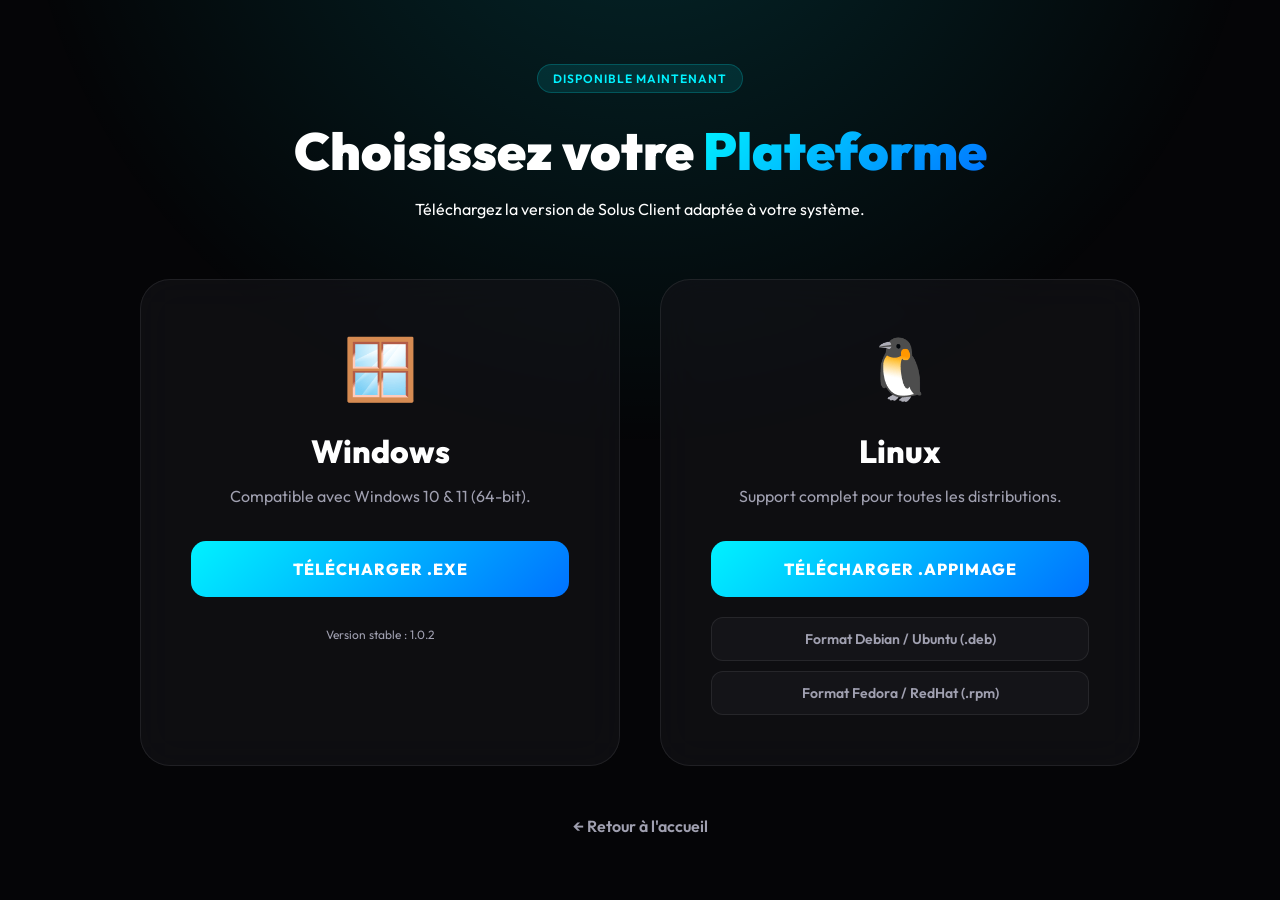
<file: download.html>
<!DOCTYPE html>
<html lang="fr">
<head>
    <meta charset="UTF-8">
    <meta name="viewport" content="width=device-width, initial-scale=1.0">
    <title>Télécharger Solus Client | Premium Experience</title>
    <link rel="stylesheet" href="style.css">
    <link href="https://fonts.googleapis.com/css2?family=Outfit:wght@300;400;600;900&display=swap" rel="stylesheet">
    <link rel="icon" href="https://minotar.net/helm/Steve/32.png" type="image/png">
    <style>
        .download-page {
            min-height: 100vh;
            display: flex;
            flex-direction: column;
            align-items: center;
            justify-content: center;
            padding: 50px 8%;
            text-align: center;
        }

        .dl-header {
            margin-bottom: 60px;
        }

        .dl-header h1 {
            font-size: 52px;
            font-weight: 900;
            margin-bottom: 15px;
        }

        .dl-grid {
            display: grid;
            grid-template-columns: repeat(auto-fit, minmax(350px, 1fr));
            gap: 40px;
            width: 100%;
            max-width: 1000px;
        }

        .dl-card {
            background: var(--card-bg);
            border-radius: 30px;
            padding: 50px;
            border: 1px solid var(--border);
            backdrop-filter: blur(20px);
            transition: 0.4s;
            display: flex;
            flex-direction: column;
            align-items: center;
        }

        .dl-card:hover {
            transform: translateY(-15px);
            border-color: var(--primary);
            box-shadow: 0 30px 60px rgba(0, 242, 255, 0.1);
        }

        .os-icon {
            font-size: 60px;
            margin-bottom: 25px;
        }

        .dl-card h2 {
            font-size: 32px;
            margin-bottom: 15px;
            font-weight: 800;
        }

        .dl-card p {
            color: var(--text-dim);
            margin-bottom: 35px;
            font-size: 16px;
        }

        .btn-dl-main {
            width: 100%;
            background: linear-gradient(135deg, var(--primary), var(--secondary));
            color: white;
            padding: 18px;
            border-radius: 15px;
            font-weight: 800;
            text-decoration: none;
            text-transform: uppercase;
            letter-spacing: 1px;
            transition: 0.3s;
            margin-bottom: 20px;
        }

        .btn-dl-main:hover {
            box-shadow: 0 10px 25px rgba(0, 242, 255, 0.3);
            transform: scale(1.02);
        }

        .linux-options {
            display: flex;
            flex-direction: column;
            gap: 10px;
            width: 100%;
        }

        .linux-btn {
            background: rgba(255,255,255,0.03);
            border: 1px solid var(--border);
            color: var(--text-dim);
            padding: 12px;
            border-radius: 12px;
            text-decoration: none;
            font-weight: 600;
            font-size: 14px;
            transition: 0.3s;
        }

        .linux-btn:hover {
            background: rgba(255,255,255,0.08);
            color: white;
            border-color: white;
        }

        .back-link {
            margin-top: 50px;
            color: var(--text-dim);
            text-decoration: none;
            font-weight: 600;
            transition: 0.3s;
            display: flex;
            align-items: center;
            gap: 10px;
        }

        .back-link:hover {
            color: var(--primary);
        }
    </style>
</head>
<body>
    <div class="glow-bg"></div>
    
    <div class="download-page">
        <div class="dl-header">
            <div class="badge">DISPONIBLE MAINTENANT</div>
            <h1>Choisissez votre <span>Plateforme</span></h1>
            <p>Téléchargez la version de Solus Client adaptée à votre système.</p>
        </div>

        <div class="dl-grid">
            <!-- Windows Card -->
            <div class="dl-card">
                <div class="os-icon">🪟</div>
                <h2>Windows</h2>
                <p>Compatible avec Windows 10 & 11 (64-bit).</p>
                <a href="/assets/launcher/SolusSetup.exe" class="btn-dl-main">Télécharger .exe</a>
                <p style="font-size: 12px; margin-top: 10px;">Version stable : 1.0.2</p>
            </div>

            <!-- Linux Card -->
            <div class="dl-card">
                <div class="os-icon">🐧</div>
                <h2>Linux</h2>
                <p>Support complet pour toutes les distributions.</p>
                <a href="/assets/launcher/Solus Client-1.0.2.AppImage" class="btn-dl-main">Télécharger .AppImage</a>
                
                <div class="linux-options">
                    <a href="/assets/launcher/Solus Client-1.0.2.deb" class="linux-btn">Format Debian / Ubuntu (.deb)</a>
                    <a href="/assets/launcher/Solus Client-1.0.2.rpm" class="linux-btn">Format Fedora / RedHat (.rpm)</a>
                </div>
            </div>
        </div>

        <a href="/" class="back-link">← Retour à l'accueil</a>
    </div>
</body>
</html>
</file>
<file: style.css>
/* Skin Preview Styles */
.skin-preview-box {
    margin-bottom: 40px;
    display: flex;
    flex-direction: column;
    gap: 20px;
}

.preview-input {
    background: rgba(255,255,255,0.05);
    border: 1px solid var(--border);
    padding: 12px 20px;
    border-radius: 12px;
    color: white;
    font-size: 16px;
    width: 300px;
    transition: 0.3s;
}

.preview-input:focus {
    outline: none;
    border-color: var(--primary);
    background: rgba(255,255,255,0.08);
}

.skin-display {
    position: relative;
    width: 250px;
    height: 350px;
    background: radial-gradient(circle at center, rgba(0, 242, 255, 0.1) 0%, transparent 70%);
    border-radius: 30px;
    display: flex;
    justify-content: center;
    align-items: center;
}

#skin_container {
    image-rendering: pixelated;
    image-rendering: crisp-edges;
}

.skin-display img {
    height: 90%;
    z-index: 2;
    filter: drop-shadow(0 10px 20px rgba(0,0,0,0.5));
}

.cape-overlay {
    position: absolute;
    width: 80px;
    height: 140px;
    background-size: contain;
    background-repeat: no-repeat;
    background-position: center;
    top: 60px;
    right: 40px;
    z-index: 1;
    display: none;
    transform: rotate(5deg);
    filter: drop-shadow(0 5px 15px rgba(0,0,0,0.8));
    animation: capeFloat 3s infinite ease-in-out;
}

@keyframes capeFloat {
    0%, 100% { transform: translateY(0) rotate(5deg); }
    50% { transform: translateY(-5px) rotate(8deg); }
}

:root {
    --bg: #050507;
    --card-bg: rgba(20, 20, 25, 0.6);
    --primary: #00f2ff;
    --secondary: #0072ff;
    --text: #ffffff;
    --text-dim: #a0a0b0;
    --glass: rgba(255, 255, 255, 0.03);
    --border: rgba(255, 255, 255, 0.08);
}

* {
    margin: 0;
    padding: 0;
    box-sizing: border-box;
    font-family: 'Outfit', sans-serif;
    scroll-behavior: smooth;
}

body {
    background-color: var(--bg);
    color: var(--text);
    overflow-x: hidden;
}

.glow-bg {
    position: fixed;
    top: 0;
    left: 0;
    width: 100%;
    height: 100%;
    background: radial-gradient(circle at 50% -20%, rgba(0, 242, 255, 0.15) 0%, transparent 50%);
    pointer-events: none;
    z-index: -1;
}

span {
    background: linear-gradient(135deg, var(--primary), var(--secondary));
    -webkit-background-clip: text;
    background-clip: text;
    -webkit-text-fill-color: transparent;
}

/* Navbar */
nav {
    display: flex;
    justify-content: space-between;
    align-items: center;
    padding: 25px 8%;
    position: fixed;
    width: 100%;
    top: 0;
    z-index: 1000;
    background: rgba(5, 5, 7, 0.7);
    backdrop-filter: blur(20px);
    border-bottom: 1px solid var(--border);
}

.logo {
    font-size: 26px;
    font-weight: 900;
    letter-spacing: -1px;
}

.nav-links a {
    color: var(--text);
    text-decoration: none;
    margin-left: 35px;
    font-weight: 400;
    font-size: 15px;
    transition: 0.3s;
    opacity: 0.7;
}

.nav-links a:hover {
    opacity: 1;
    color: var(--primary);
}

.btn-download-nav {
    background: linear-gradient(135deg, var(--primary), var(--secondary));
    padding: 12px 28px;
    border-radius: 12px;
    font-weight: 700 !important;
    opacity: 1 !important;
    box-shadow: 0 8px 20px rgba(0, 242, 255, 0.2);
}

/* Header */
header {
    min-height: 100vh;
    display: flex;
    align-items: center;
    padding: 0 8%;
    gap: 50px;
    padding-top: 100px;
}

.hero-content {
    flex: 1.2;
}

.badge {
    display: inline-block;
    padding: 6px 15px;
    background: rgba(0, 242, 255, 0.1);
    border: 1px solid rgba(0, 242, 255, 0.2);
    border-radius: 50px;
    color: var(--primary);
    font-size: 12px;
    font-weight: 600;
    margin-bottom: 25px;
    letter-spacing: 1px;
}

.hero-content h1 {
    font-size: 72px;
    font-weight: 900;
    line-height: 1.05;
    margin-bottom: 25px;
    letter-spacing: -2px;
}

.hero-content p {
    font-size: 20px;
    color: var(--text-dim);
    margin-bottom: 45px;
    max-width: 600px;
    line-height: 1.6;
}

.hero-btns {
    display: flex;
    gap: 20px;
    flex-wrap: wrap;
    align-items: center;
}

.btn-main {
    background: linear-gradient(135deg, var(--primary), var(--secondary));
    color: white;
    text-decoration: none;
    padding: 20px 45px;
    border-radius: 18px;
    font-weight: 800;
    font-size: 16px;
    transition: 0.4s;
    box-shadow: 0 15px 35px rgba(0, 242, 255, 0.25);
    text-transform: uppercase;
    letter-spacing: 1px;
}

.btn-main:hover {
    transform: translateY(-8px);
    box-shadow: 0 20px 45px rgba(0, 242, 255, 0.4);
}

.btn-sub {
    background: var(--glass);
    border: 1px solid var(--border);
    color: white;
    text-decoration: none;
    padding: 20px 45px;
    border-radius: 18px;
    font-weight: 700;
    font-size: 16px;
    transition: 0.3s;
    backdrop-filter: blur(10px);
    text-transform: uppercase;
    letter-spacing: 1px;
}

.btn-sub:hover {
    background: rgba(255, 255, 255, 0.08);
    transform: translateY(-5px);
    border-color: var(--primary);
}

/* Mockup */
.hero-visual {
    flex: 0.8;
    display: flex;
    justify-content: center;
}

.launcher-mockup {
    width: 100%;
    max-width: 500px;
    aspect-ratio: 16/10;
    background: #101015;
    border-radius: 20px;
    padding: 10px;
    border: 1px solid var(--border);
    box-shadow: 0 40px 100px rgba(0,0,0,0.5);
    transform: perspective(1000px) rotateY(-15deg) rotateX(5deg);
}

.mockup-screen {
    width: 100%;
    height: 100%;
    background: #08080a;
    border-radius: 12px;
    display: flex;
    overflow: hidden;
}

.mockup-sidebar {
    width: 20%;
    height: 100%;
    background: rgba(255,255,255,0.03);
    border-right: 1px solid var(--border);
}

.mockup-main {
    flex: 1;
    display: flex;
    flex-direction: column;
    align-items: center;
    justify-content: center;
    gap: 15px;
}

.mockup-circle {
    width: 80px;
    height: 80px;
    border-radius: 50%;
    background: linear-gradient(135deg, var(--primary), var(--secondary));
    opacity: 0.2;
}

.mockup-lines {
    width: 60%;
    height: 8px;
    background: rgba(255,255,255,0.05);
    border-radius: 4px;
}

/* Sections */
.section {
    padding: 120px 8%;
}

.section-header {
    text-align: center;
    margin-bottom: 70px;
}

.section-header h2 {
    font-size: 52px;
    font-weight: 900;
    margin-bottom: 15px;
}

.section-header p {
    color: var(--text-dim);
    font-size: 18px;
}

/* Feat Grid */
.feat-grid {
    display: grid;
    grid-template-columns: repeat(auto-fit, minmax(320px, 1fr));
    gap: 30px;
}

.feat-card {
    background: var(--card-bg);
    padding: 50px;
    border-radius: 30px;
    border: 1px solid var(--border);
    backdrop-filter: blur(10px);
    transition: 0.4s;
}

.feat-card:hover {
    border-color: var(--primary);
    background: rgba(0, 242, 255, 0.03);
    transform: translateY(-10px);
}

.feat-icon {
    font-size: 45px;
    margin-bottom: 25px;
}

.feat-card h3 {
    font-size: 26px;
    margin-bottom: 15px;
}

.feat-card p {
    color: var(--text-dim);
    line-height: 1.6;
}

/* Store Grid */
.store-grid {
    display: grid;
    grid-template-columns: repeat(auto-fit, minmax(280px, 1fr));
    gap: 35px;
}

.cos-item {
    background: var(--card-bg);
    border-radius: 30px;
    border: 1px solid var(--border);
    overflow: hidden;
    transition: 0.4s;
    cursor: pointer;
}

.cos-item:hover {
    transform: scale(1.03);
    border-color: var(--primary);
}

.cos-img {
    height: 300px;
    background: radial-gradient(circle at center, rgba(255,255,255,0.08) 0%, transparent 80%);
    display: flex;
    justify-content: center;
    align-items: center;
    overflow: hidden;
    position: relative;
}

.cos-img canvas {
    width: 100% !important;
    height: 100% !important;
    cursor: pointer;
}

.cos-info {
    padding: 30px;
    text-align: center;
}

.price {
    font-size: 24px;
    font-weight: 800;
    margin: 15px 0;
    color: var(--primary);
}

.btn-buy {
    width: 100%;
    background: white;
    color: black;
    border: none;
    padding: 15px;
    border-radius: 12px;
    font-weight: 700;
    cursor: pointer;
    transition: 0.3s;
}

.btn-buy:hover {
    background: var(--primary);
    color: white;
}

/* Staff */
.staff-list {
    display: flex;
    justify-content: center;
}

.staff-card {
    background: var(--card-bg);
    padding: 40px;
    border-radius: 30px;
    border: 1px solid var(--border);
    text-align: center;
    width: 250px;
}

.staff-card img {
    width: 100px;
    height: 100px;
    border-radius: 25px;
    margin-bottom: 20px;
    border: 2px solid var(--primary);
}

.rank {
    display: inline-block;
    margin-top: 10px;
    padding: 4px 12px;
    background: rgba(255, 60, 60, 0.1);
    color: #ff3c3c;
    border-radius: 5px;
    font-size: 11px;
    font-weight: 700;
}

/* Footer */
footer {
    padding: 80px 8% 40px;
    border-top: 1px solid var(--border);
    text-align: center;
}

.footer-logo {
    font-size: 30px;
    font-weight: 900;
    margin-bottom: 15px;
}

.footer-content p {
    color: var(--text-dim);
    margin-bottom: 30px;
}

.copyright {
    font-size: 13px;
    opacity: 0.4;
}

@media (max-width: 1000px) {
    header {
        flex-direction: column;
        padding-top: 150px;
        text-align: center;
    }
    .hero-content h1 {
        font-size: 48px;
    }
    .hero-btns {
        justify-content: center;
    }
    .hero-visual {
        display: none;
    }
}
</file>
